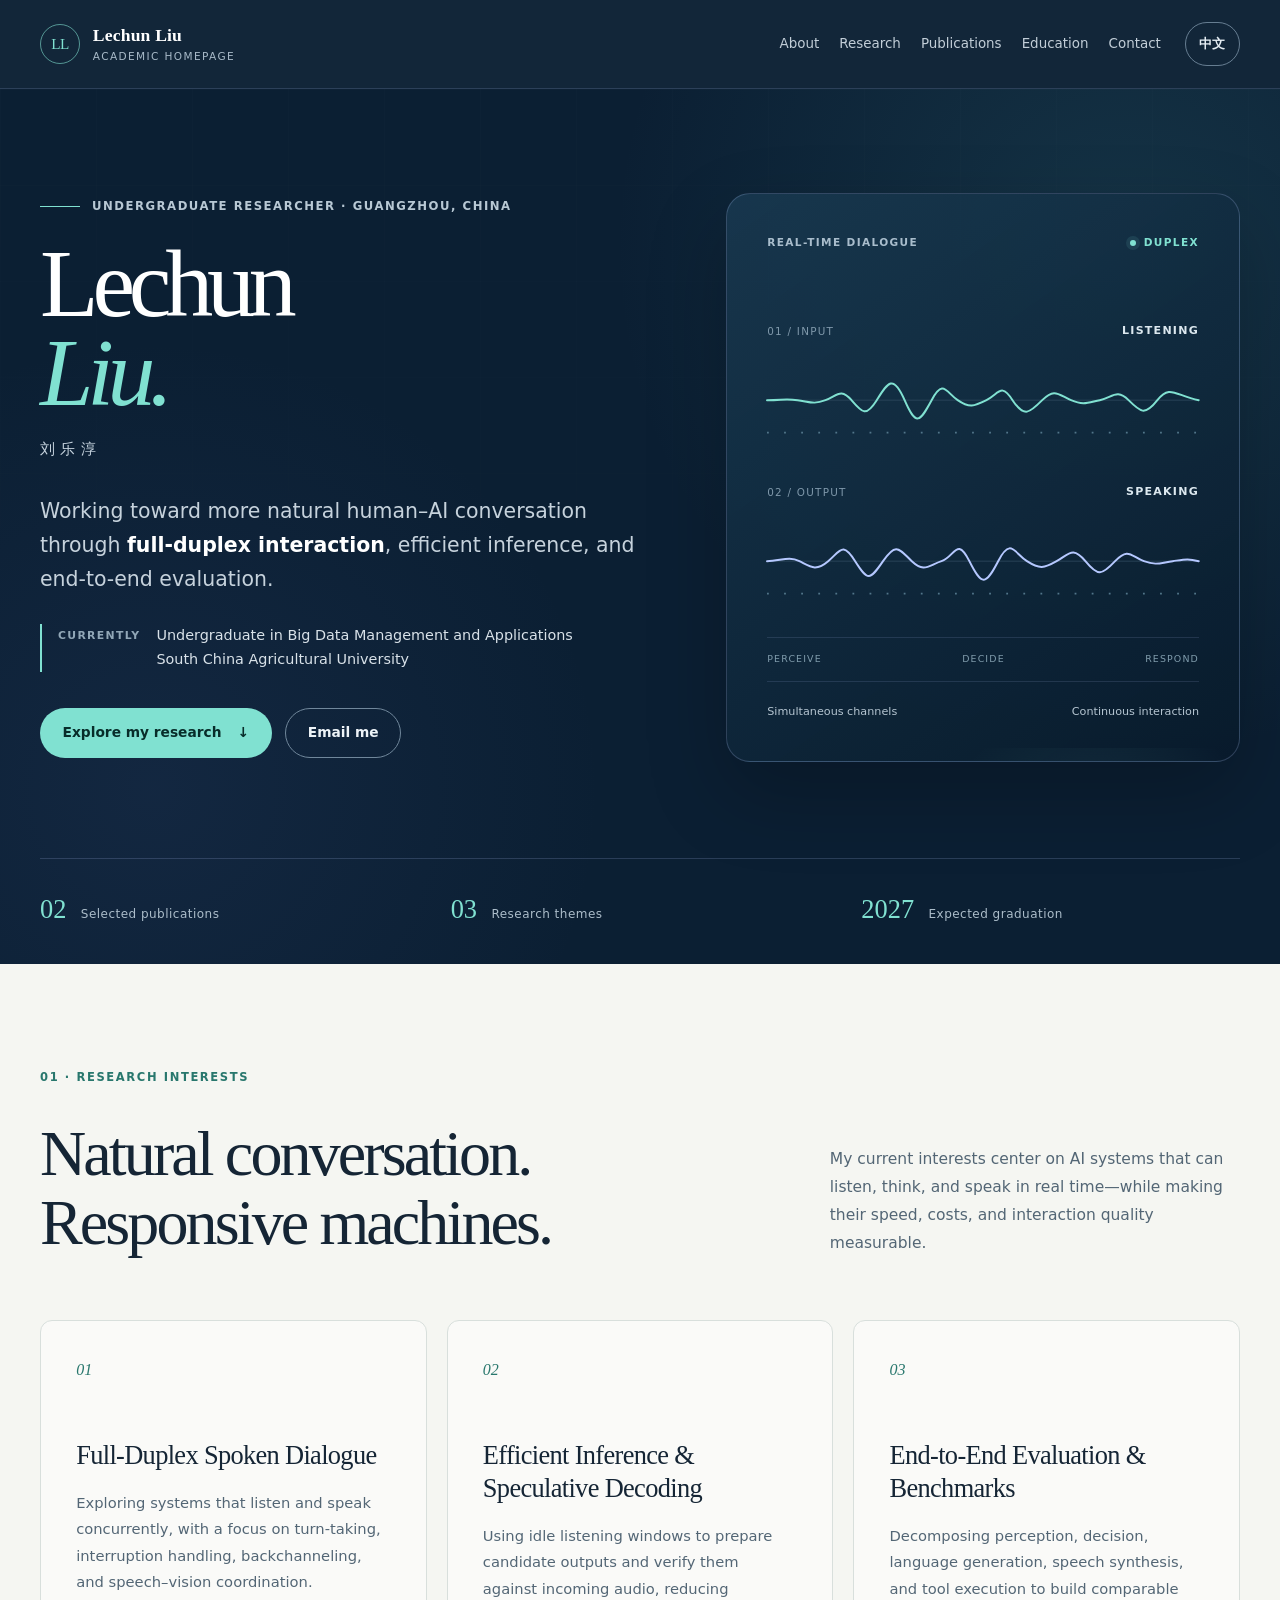
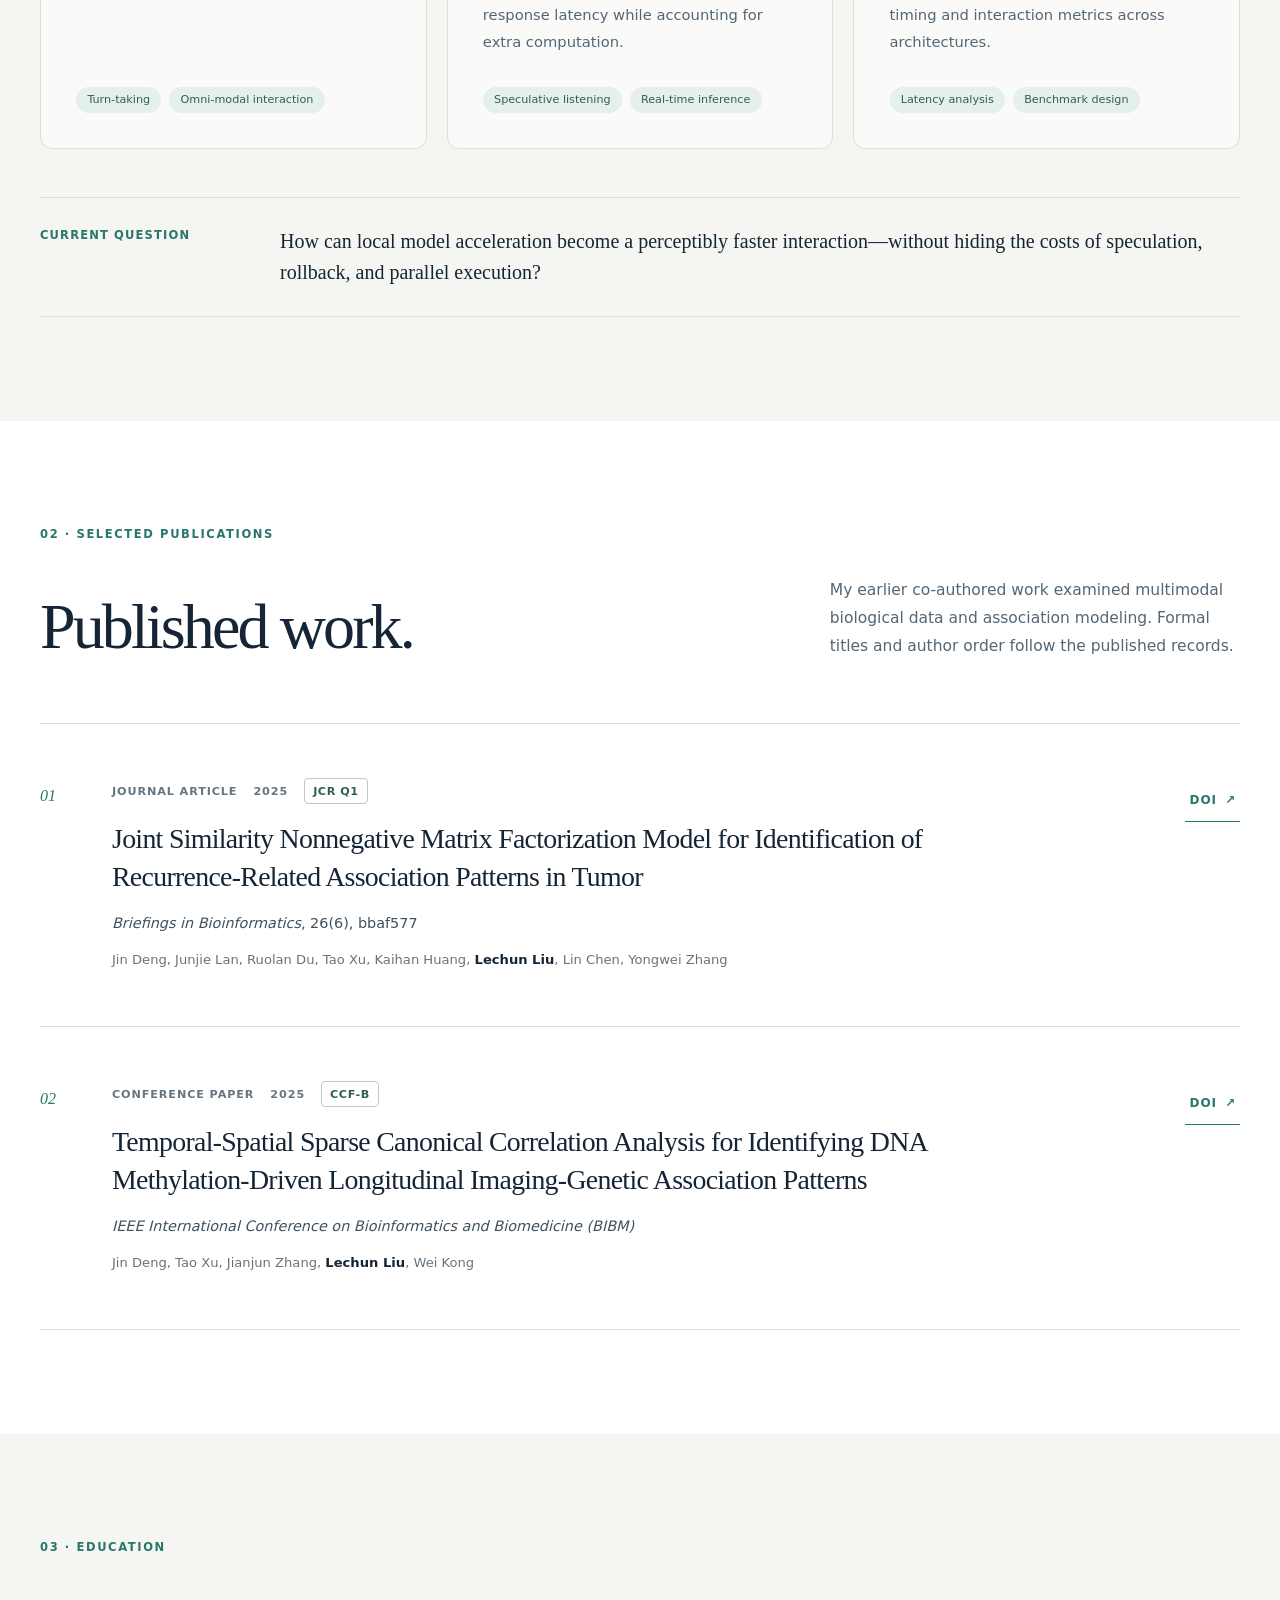
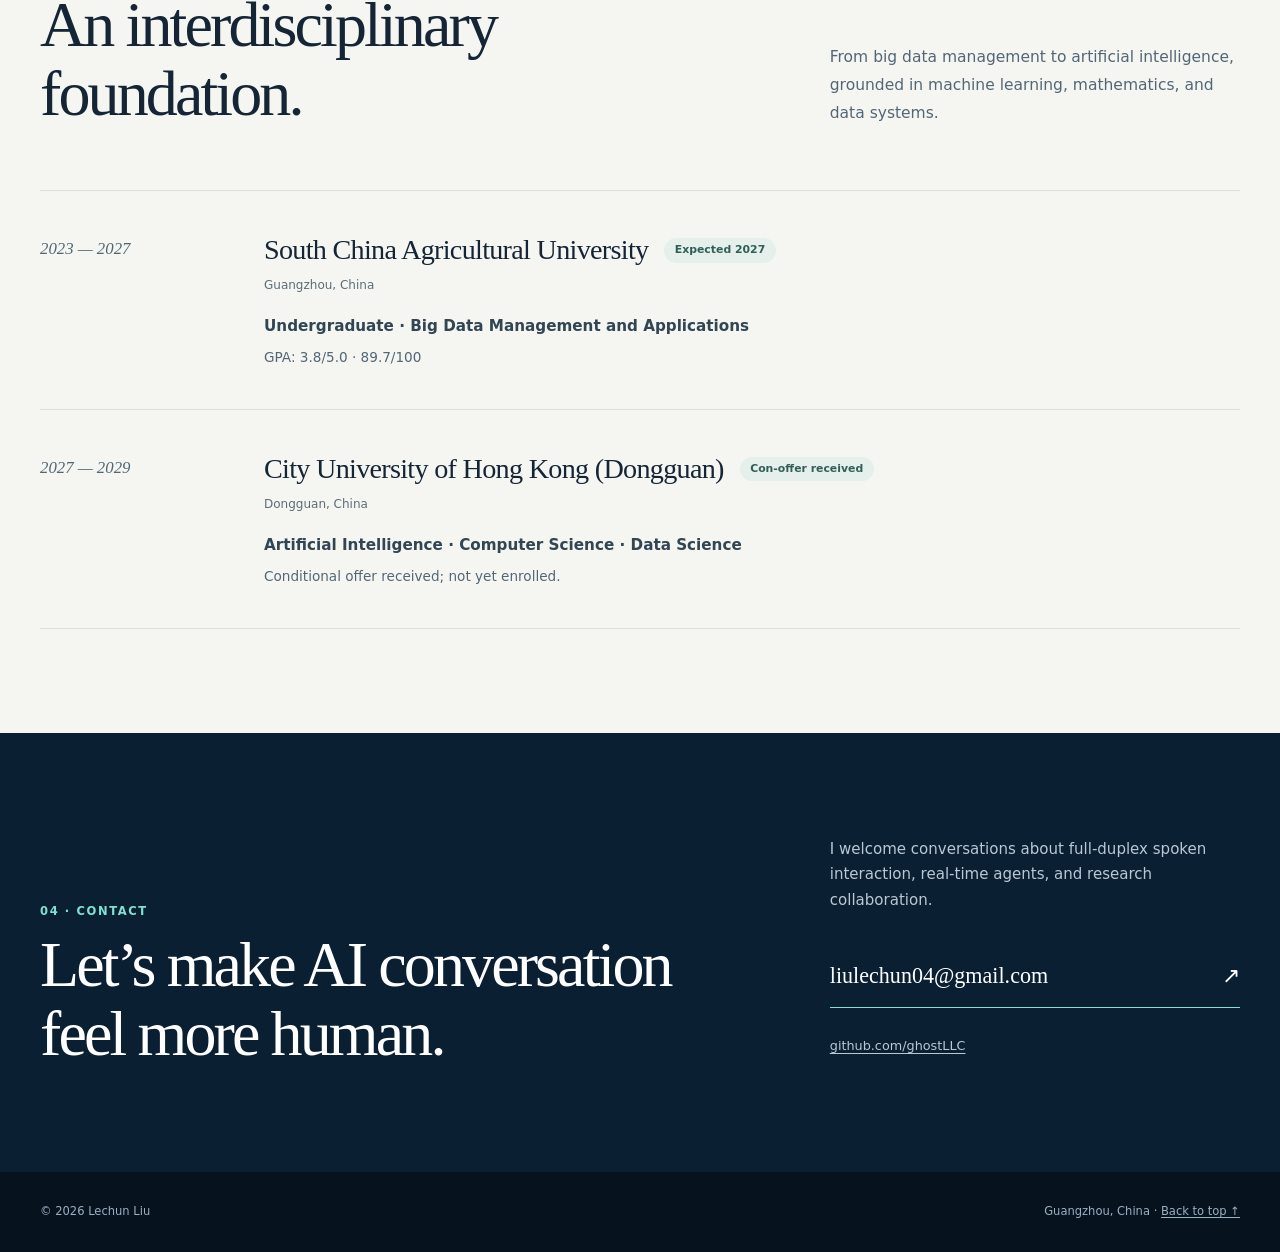
<file: index.html>
<!doctype html>
<html lang="en">
<head>
  <meta charset="utf-8">
  <meta name="viewport" content="width=device-width, initial-scale=1">
  <title>Lechun Liu — Full-Duplex Interaction & Efficient AI</title>
  <meta name="description" content="Academic homepage of Lechun Liu, an undergraduate researcher at South China Agricultural University interested in full-duplex spoken dialogue, efficient inference, and end-to-end evaluation.">
  <meta name="author" content="Lechun Liu">
  <meta name="theme-color" content="#0b1f33">
  <meta property="og:type" content="profile">
  <meta property="og:title" content="Lechun Liu — Academic Homepage">
  <meta property="og:description" content="Full-duplex interaction, efficient inference, and end-to-end evaluation for more natural human–AI conversation.">
  <meta property="og:url" content="https://ghostllc.github.io/">
  <link rel="canonical" href="https://ghostllc.github.io/">
  <link rel="alternate" hreflang="en" href="https://ghostllc.github.io/">
  <link rel="alternate" hreflang="zh-CN" href="https://ghostllc.github.io/zh.html">
  <link rel="alternate" hreflang="x-default" href="https://ghostllc.github.io/">
  <link rel="icon" href="./assets/favicon.svg" type="image/svg+xml">
  <link rel="stylesheet" href="./styles.css">
  <script src="./script.js" defer></script>
</head>
<body>
  <a class="skip-link" href="#main-content">Skip to content</a>
  <header class="site-header">
    <div class="container header-inner">
      <a class="brand" href="#about">
        <span class="brand-mark" aria-hidden="true">LL</span>
        <span class="brand-copy"><strong>Lechun Liu</strong><small>Academic homepage</small></span>
      </a>
      <nav aria-label="Primary navigation">
        <ul class="nav-list">
          <li><a href="#about">About</a></li>
          <li><a href="#research">Research</a></li>
          <li><a href="#publications">Publications</a></li>
          <li><a href="#education">Education</a></li>
          <li><a href="#contact">Contact</a></li>
        </ul>
      </nav>
      <a class="language-link" href="./zh.html" data-language-link="./zh.html" hreflang="zh-CN" lang="zh-CN" aria-label="中文 / Chinese">中文</a>
    </div>
  </header>

  <main id="main-content">
    <section class="hero" id="about" aria-labelledby="hero-title">
      <div class="container hero-grid">
        <div class="hero-copy">
          <p class="eyebrow"><span class="eyebrow-line" aria-hidden="true"></span>Undergraduate researcher · Guangzhou, China</p>
          <h1 id="hero-title">Lechun <span>Liu.</span></h1>
          <p class="hero-name-zh" lang="zh-CN">刘乐淳</p>
          <p class="hero-lede">Working toward more natural human–AI conversation through <strong>full-duplex interaction</strong>, efficient inference, and end-to-end evaluation.</p>
          <div class="affiliation">
            <span>Currently</span>
            <p>Undergraduate in Big Data Management and Applications<br>South China Agricultural University</p>
          </div>
          <div class="hero-actions">
            <a class="button button-primary" href="#research">Explore my research <span aria-hidden="true">↓</span></a>
            <a class="button button-secondary" href="mailto:liulechun04@gmail.com">Email me</a>
          </div>
        </div>

        <div class="hero-panel" aria-hidden="true">
          <div class="panel-topline">
            <span>REAL-TIME DIALOGUE</span>
            <span class="live-indicator"><i></i>DUPLEX</span>
          </div>
          <div class="duplex-lanes">
            <div class="lane">
              <div class="lane-label"><span>01 / INPUT</span><strong>LISTENING</strong></div>
              <svg viewBox="0 0 480 96" focusable="false">
                <path class="wave-base" d="M0 48H480"></path>
                <path class="waveform" d="M0 48C18 48 20 46 34 48S52 53 65 48 82 34 94 48 110 67 122 48 140 18 153 48 170 72 183 48 199 39 212 48 230 55 244 48 260 28 273 48 292 62 306 48 324 42 338 48 356 51 370 48 389 35 402 48 420 66 434 48 454 43 480 48"></path>
                <path class="wave-flow" d="M0 84H480"></path>
              </svg>
            </div>
            <div class="lane lane-speaking">
              <div class="lane-label"><span>02 / OUTPUT</span><strong>SPEAKING</strong></div>
              <svg viewBox="0 0 480 96" focusable="false">
                <path class="wave-base" d="M0 48H480"></path>
                <path class="waveform" d="M0 48C15 48 24 42 36 48S54 60 68 48 84 26 98 48 114 70 129 48 147 35 161 48 179 53 194 48 211 20 225 48 243 75 257 48 275 39 289 48 308 56 322 48 340 31 354 48 372 64 387 48 405 43 419 48 437 50 451 48 468 45 480 48"></path>
                <path class="wave-flow" d="M0 84H480"></path>
              </svg>
            </div>
          </div>
          <div class="signal-scale"><span>PERCEIVE</span><span>DECIDE</span><span>RESPOND</span></div>
          <div class="panel-caption"><span>Simultaneous channels</span><span>Continuous interaction</span></div>
        </div>
      </div>

      <div class="container">
        <ul class="hero-facts" role="list">
          <li><strong>02</strong><span>Selected publications</span></li>
          <li><strong>03</strong><span>Research themes</span></li>
          <li><strong>2027</strong><span>Expected graduation</span></li>
        </ul>
      </div>
    </section>

    <section class="section section-research" id="research" aria-labelledby="research-title">
      <div class="container">
        <div class="section-heading">
          <p class="section-kicker">01 · Research interests</p>
          <h2 id="research-title">Natural conversation.<br>Responsive machines.</h2>
          <p>My current interests center on AI systems that can listen, think, and speak in real time—while making their speed, costs, and interaction quality measurable.</p>
        </div>

        <ul class="research-grid" role="list">
          <li class="research-card">
            <span class="card-number">01</span>
            <h3>Full-Duplex Spoken Dialogue</h3>
            <p>Exploring systems that listen and speak concurrently, with a focus on turn-taking, interruption handling, backchanneling, and speech–vision coordination.</p>
            <ul class="tag-list" role="list"><li>Turn-taking</li><li>Omni-modal interaction</li></ul>
          </li>
          <li class="research-card">
            <span class="card-number">02</span>
            <h3>Efficient Inference & Speculative Decoding</h3>
            <p>Using idle listening windows to prepare candidate outputs and verify them against incoming audio, reducing response latency while accounting for extra computation.</p>
            <ul class="tag-list" role="list"><li>Speculative listening</li><li>Real-time inference</li></ul>
          </li>
          <li class="research-card">
            <span class="card-number">03</span>
            <h3>End-to-End Evaluation & Benchmarks</h3>
            <p>Decomposing perception, decision, language generation, speech synthesis, and tool execution to build comparable timing and interaction metrics across architectures.</p>
            <ul class="tag-list" role="list"><li>Latency analysis</li><li>Benchmark design</li></ul>
          </li>
        </ul>

        <div class="research-note">
          <span>Current question</span>
          <p>How can local model acceleration become a perceptibly faster interaction—without hiding the costs of speculation, rollback, and parallel execution?</p>
        </div>
      </div>
    </section>

    <section class="section section-publications" id="publications" aria-labelledby="publications-title">
      <div class="container">
        <div class="section-heading">
          <p class="section-kicker">02 · Selected publications</p>
          <h2 id="publications-title">Published work.</h2>
          <p>My earlier co-authored work examined multimodal biological data and association modeling. Formal titles and author order follow the published records.</p>
        </div>

        <ol class="publication-list" role="list">
          <li class="publication-item">
            <span class="publication-index" aria-hidden="true">01</span>
            <div class="publication-content">
              <div class="publication-meta"><span>Journal article</span><span>2025</span><span class="badge">JCR Q1</span></div>
              <h3>Joint Similarity Nonnegative Matrix Factorization Model for Identification of Recurrence-Related Association Patterns in Tumor</h3>
              <p class="venue"><cite>Briefings in Bioinformatics</cite>, 26(6), bbaf577</p>
              <p class="authors">Jin Deng, Junjie Lan, Ruolan Du, Tao Xu, Kaihan Huang, <strong>Lechun Liu</strong>, Lin Chen, Yongwei Zhang</p>
            </div>
            <a class="doi-link" href="https://doi.org/10.1093/bib/bbaf577" aria-label="DOI for Joint Similarity Nonnegative Matrix Factorization Model">DOI <span aria-hidden="true">↗</span></a>
          </li>
          <li class="publication-item">
            <span class="publication-index" aria-hidden="true">02</span>
            <div class="publication-content">
              <div class="publication-meta"><span>Conference paper</span><span>2025</span><span class="badge">CCF-B</span></div>
              <h3>Temporal-Spatial Sparse Canonical Correlation Analysis for Identifying DNA Methylation-Driven Longitudinal Imaging-Genetic Association Patterns</h3>
              <p class="venue"><cite>IEEE International Conference on Bioinformatics and Biomedicine (BIBM)</cite></p>
              <p class="authors">Jin Deng, Tao Xu, Jianjun Zhang, <strong>Lechun Liu</strong>, Wei Kong</p>
            </div>
            <a class="doi-link" href="https://doi.org/10.1109/BIBM66473.2025.11356862" aria-label="DOI for Temporal-Spatial Sparse Canonical Correlation Analysis">DOI <span aria-hidden="true">↗</span></a>
          </li>
        </ol>
      </div>
    </section>

    <section class="section section-education" id="education" aria-labelledby="education-title">
      <div class="container">
        <div class="section-heading">
          <p class="section-kicker">03 · Education</p>
          <h2 id="education-title">An interdisciplinary foundation.</h2>
          <p>From big data management to artificial intelligence, grounded in machine learning, mathematics, and data systems.</p>
        </div>

        <ol class="education-list" role="list">
          <li class="education-item">
            <div class="education-date">2023 — 2027</div>
            <div>
              <div class="education-title-row"><h3>South China Agricultural University</h3><span class="status-badge">Expected 2027</span></div>
              <p class="education-location">Guangzhou, China</p>
              <p class="education-degree">Undergraduate · Big Data Management and Applications</p>
              <p class="education-detail">GPA: 3.8/5.0 · 89.7/100</p>
            </div>
          </li>
          <li class="education-item">
            <div class="education-date">2027 — 2029</div>
            <div>
              <div class="education-title-row"><h3>City University of Hong Kong (Dongguan)</h3><span class="status-badge">Con-offer received</span></div>
              <p class="education-location">Dongguan, China</p>
              <p class="education-degree">Artificial Intelligence · Computer Science · Data Science</p>
              <p class="education-detail">Conditional offer received; not yet enrolled.</p>
            </div>
          </li>
        </ol>
      </div>
    </section>

    <section class="contact-section" id="contact" aria-labelledby="contact-title">
      <div class="container contact-inner">
        <div>
          <p class="section-kicker">04 · Contact</p>
          <h2 id="contact-title">Let’s make AI conversation feel more human.</h2>
        </div>
        <div class="contact-copy">
          <p>I welcome conversations about full-duplex spoken interaction, real-time agents, and research collaboration.</p>
          <a class="contact-email" href="mailto:liulechun04@gmail.com">liulechun04@gmail.com <span aria-hidden="true">↗</span></a>
          <a class="github-link" href="https://github.com/ghostLLC">github.com/ghostLLC</a>
        </div>
      </div>
    </section>
  </main>

  <footer class="site-footer">
    <div class="container footer-inner">
      <span>© 2026 Lechun Liu</span>
      <span>Guangzhou, China · <a href="#about">Back to top ↑</a></span>
    </div>
  </footer>
</body>
</html>
</file>
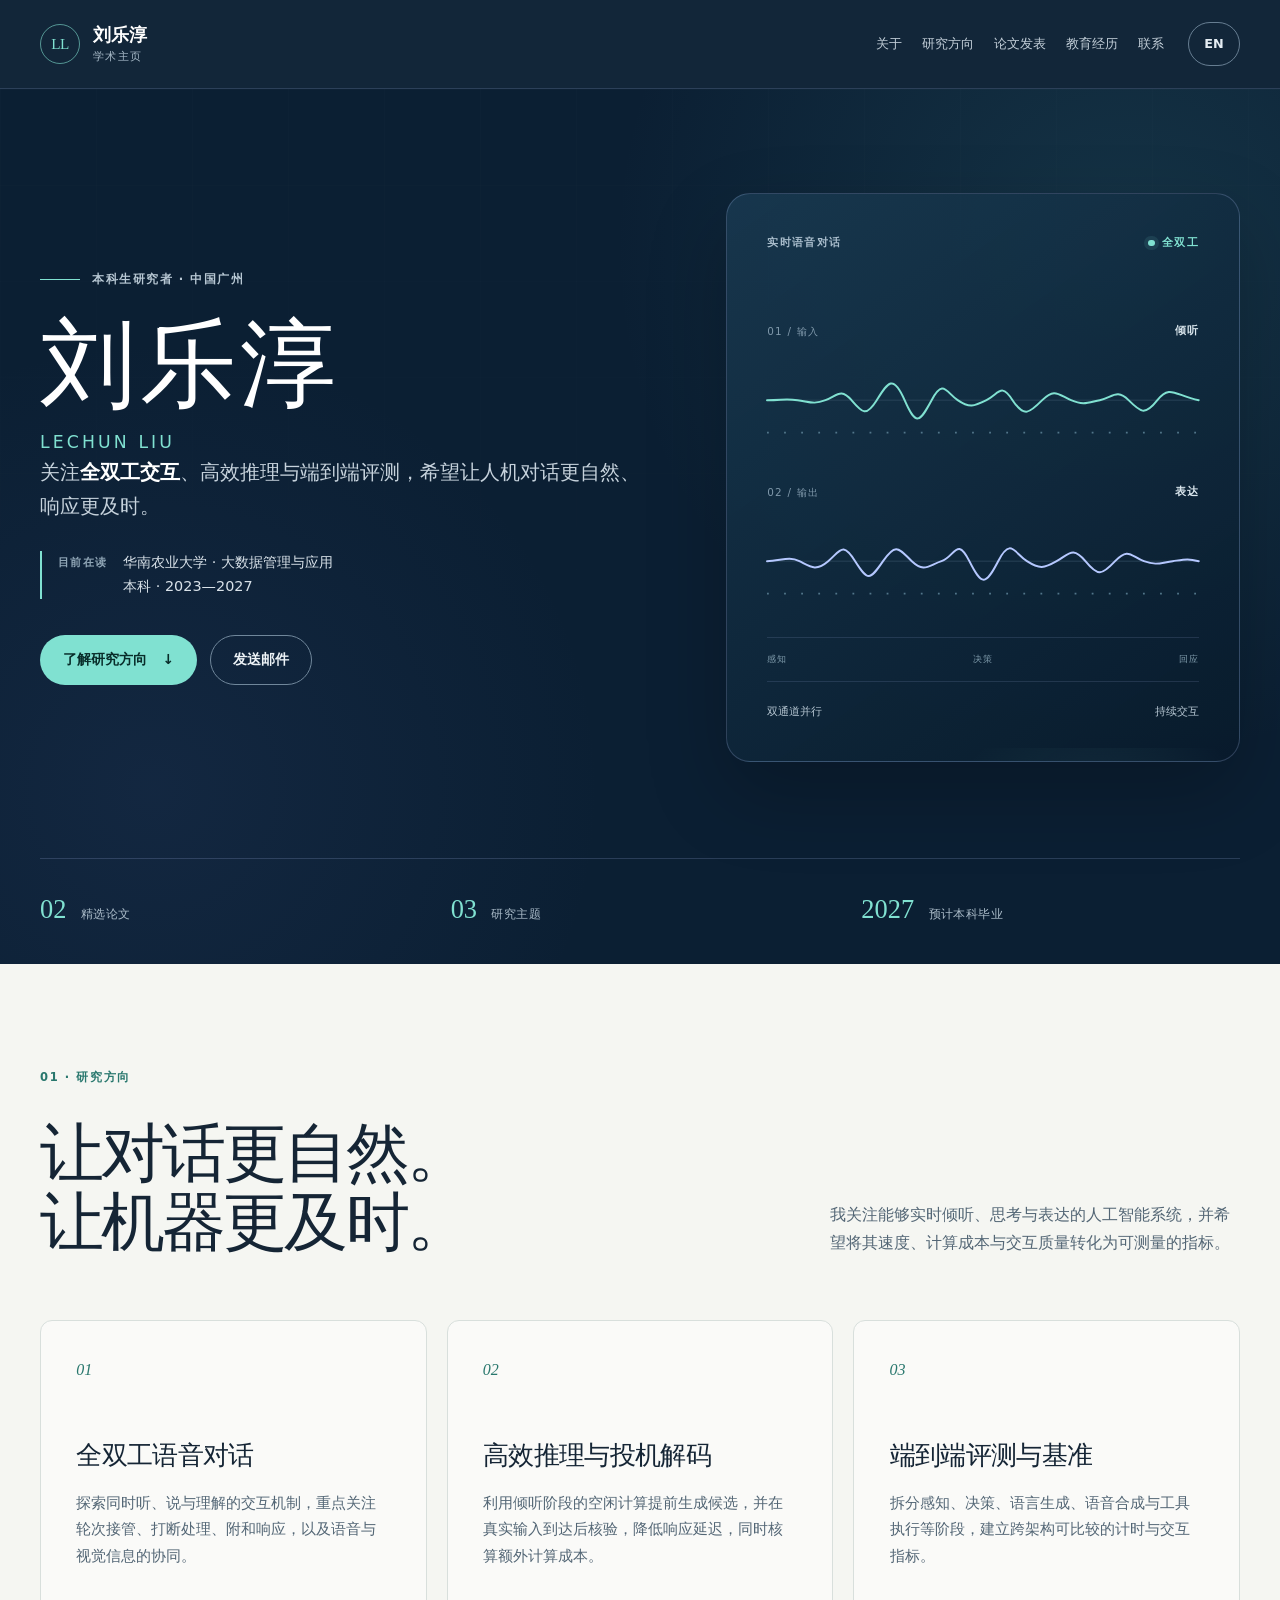
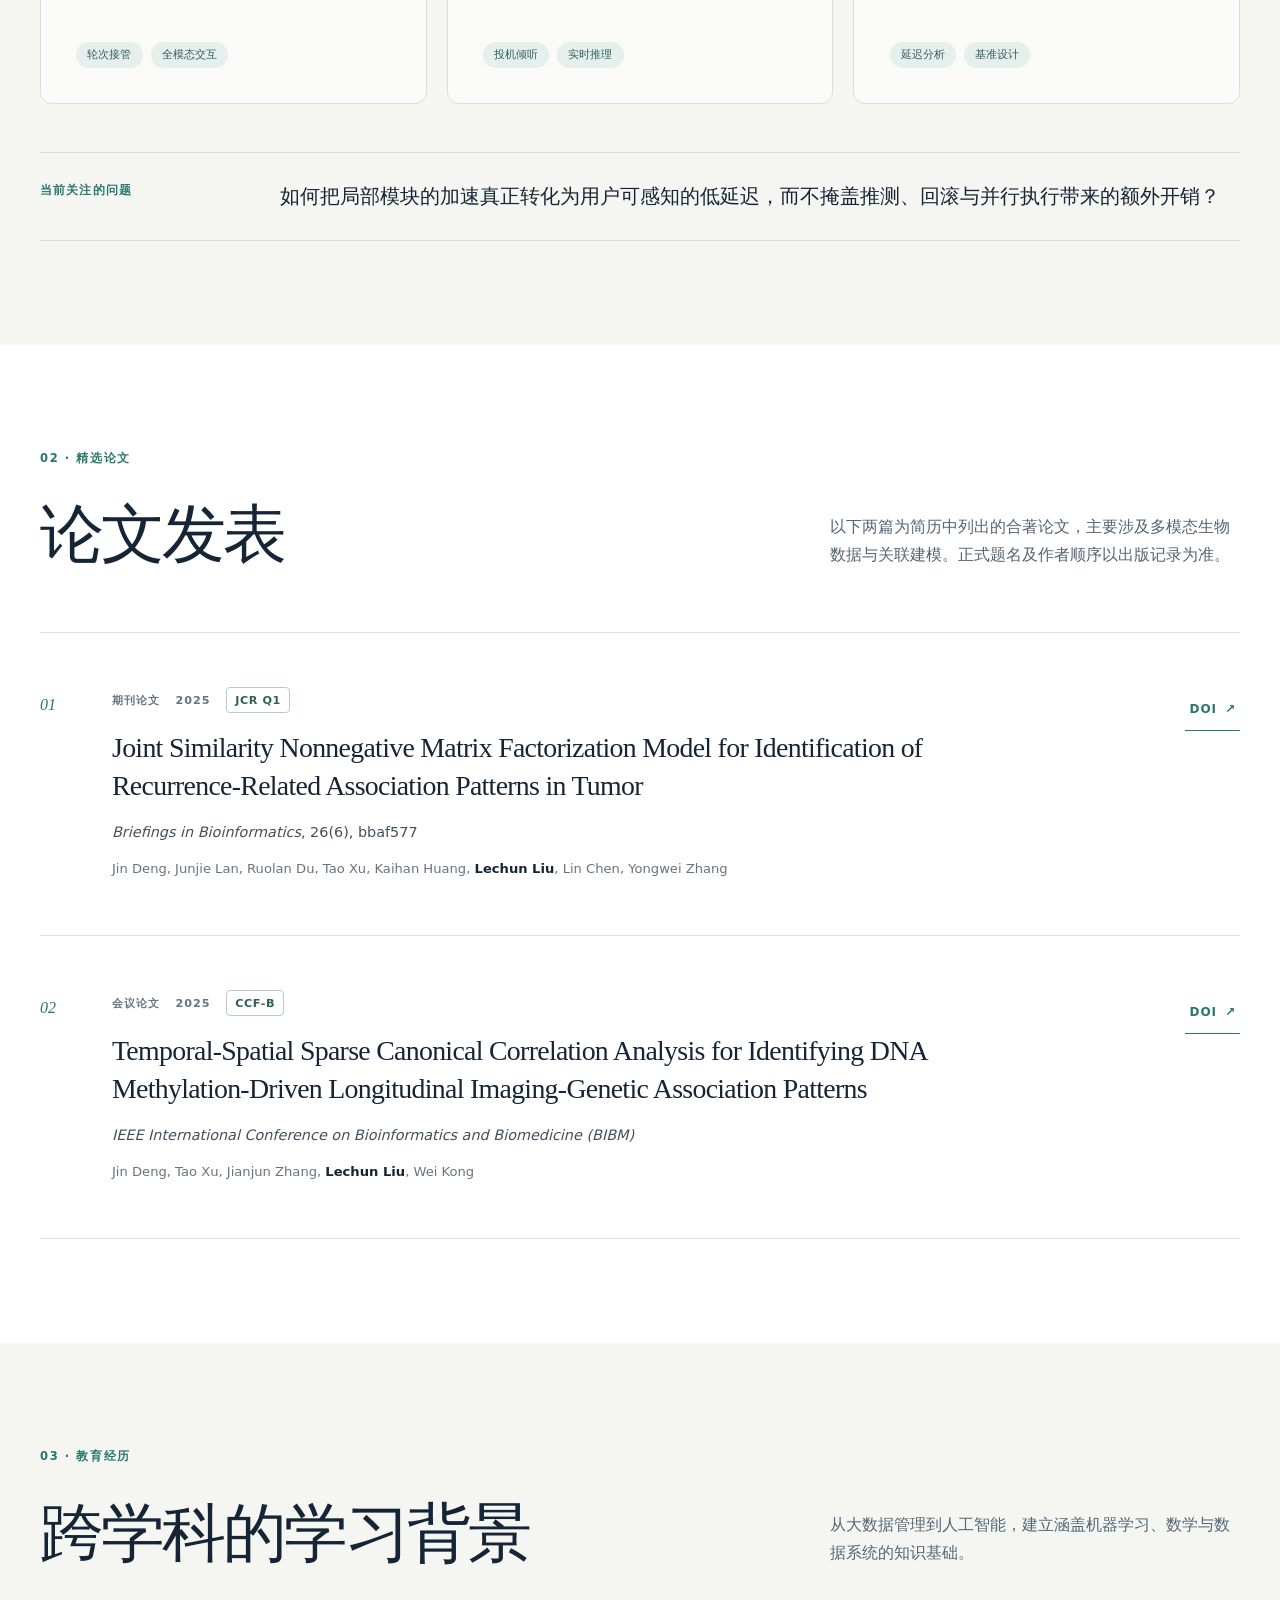
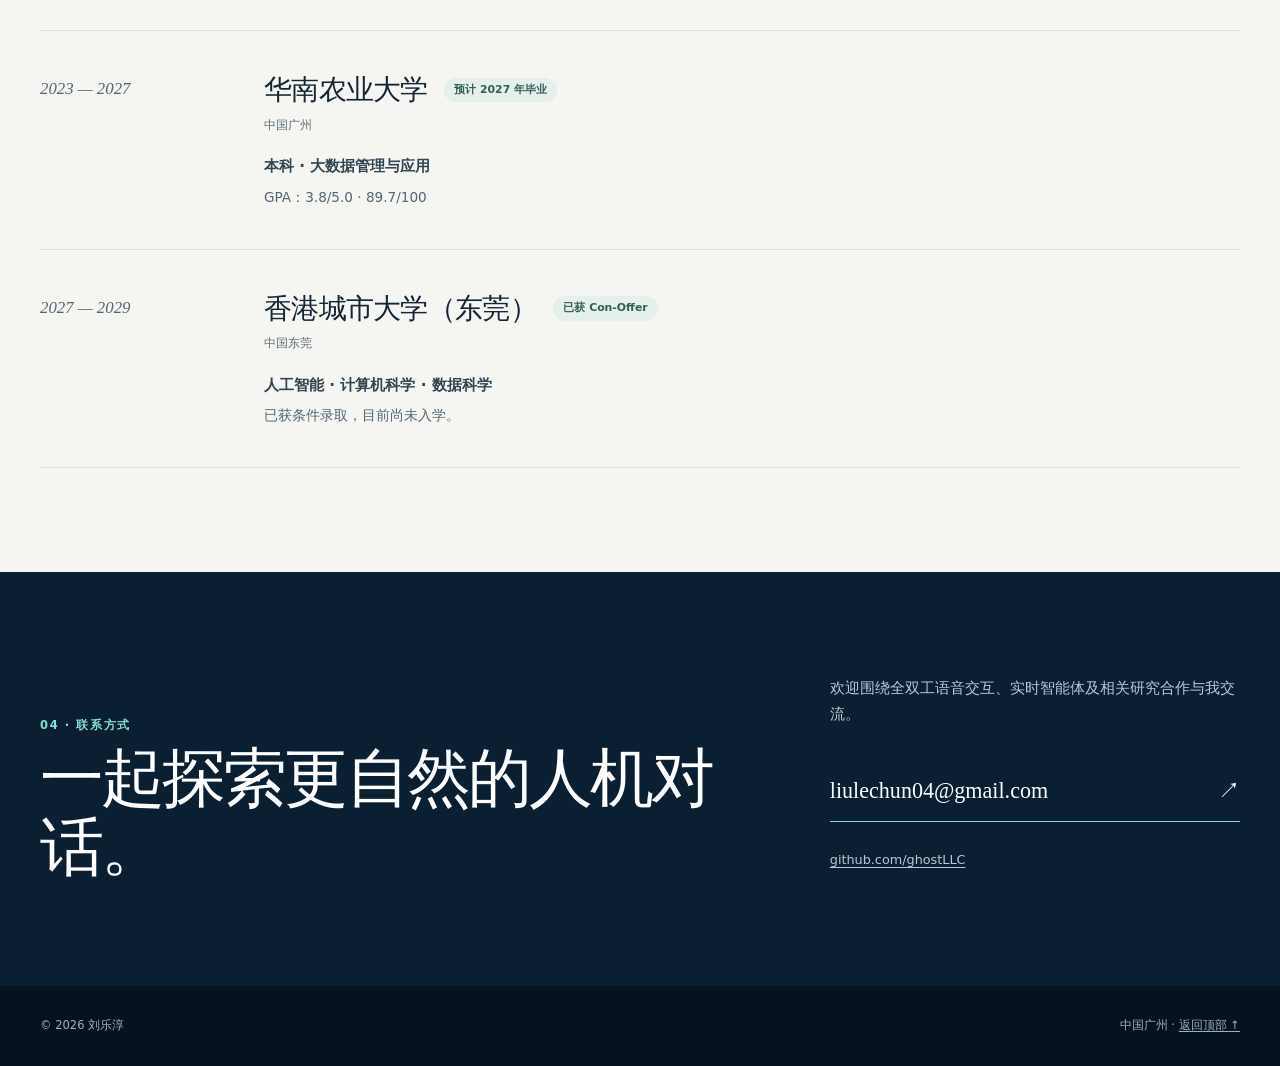
<file: zh.html>
<!doctype html>
<html lang="zh-CN">
<head>
  <meta charset="utf-8">
  <meta name="viewport" content="width=device-width, initial-scale=1">
  <title>刘乐淳 — 全双工交互与高效人工智能</title>
  <meta name="description" content="刘乐淳的学术主页。华南农业大学本科生研究者，关注全双工语音对话、高效推理与端到端评测。">
  <meta name="author" content="刘乐淳 / Lechun Liu">
  <meta name="theme-color" content="#0b1f33">
  <meta property="og:type" content="profile">
  <meta property="og:title" content="刘乐淳 — 学术主页">
  <meta property="og:description" content="关注全双工交互、高效推理与端到端评测，探索更自然、响应更及时的人机对话。">
  <meta property="og:url" content="https://ghostllc.github.io/zh.html">
  <link rel="canonical" href="https://ghostllc.github.io/zh.html">
  <link rel="alternate" hreflang="en" href="https://ghostllc.github.io/">
  <link rel="alternate" hreflang="zh-CN" href="https://ghostllc.github.io/zh.html">
  <link rel="alternate" hreflang="x-default" href="https://ghostllc.github.io/">
  <link rel="icon" href="./assets/favicon.svg" type="image/svg+xml">
  <link rel="stylesheet" href="./styles.css">
  <script src="./script.js" defer></script>
</head>
<body>
  <a class="skip-link" href="#main-content">跳至主要内容</a>
  <header class="site-header">
    <div class="container header-inner">
      <a class="brand" href="#about">
        <span class="brand-mark" aria-hidden="true">LL</span>
        <span class="brand-copy"><strong>刘乐淳</strong><small>学术主页</small></span>
      </a>
      <nav aria-label="主导航">
        <ul class="nav-list">
          <li><a href="#about">关于</a></li>
          <li><a href="#research">研究方向</a></li>
          <li><a href="#publications">论文发表</a></li>
          <li><a href="#education">教育经历</a></li>
          <li><a href="#contact">联系</a></li>
        </ul>
      </nav>
      <a class="language-link" href="./index.html" data-language-link="./index.html" hreflang="en" lang="en" aria-label="EN / English">EN</a>
    </div>
  </header>

  <main id="main-content">
    <section class="hero" id="about" aria-labelledby="hero-title">
      <div class="container hero-grid">
        <div class="hero-copy">
          <p class="eyebrow"><span class="eyebrow-line" aria-hidden="true"></span>本科生研究者 · 中国广州</p>
          <h1 id="hero-title" class="hero-title-zh">刘乐淳<span class="hero-name-en">Lechun Liu</span></h1>
          <p class="hero-lede">关注<strong>全双工交互</strong>、高效推理与端到端评测，希望让人机对话更自然、响应更及时。</p>
          <div class="affiliation">
            <span>目前在读</span>
            <p>华南农业大学 · 大数据管理与应用<br>本科 · 2023—2027</p>
          </div>
          <div class="hero-actions">
            <a class="button button-primary" href="#research">了解研究方向 <span aria-hidden="true">↓</span></a>
            <a class="button button-secondary" href="mailto:liulechun04@gmail.com">发送邮件</a>
          </div>
        </div>

        <div class="hero-panel" aria-hidden="true">
          <div class="panel-topline">
            <span>实时语音对话</span>
            <span class="live-indicator"><i></i>全双工</span>
          </div>
          <div class="duplex-lanes">
            <div class="lane">
              <div class="lane-label"><span>01 / 输入</span><strong>倾听</strong></div>
              <svg viewBox="0 0 480 96" focusable="false">
                <path class="wave-base" d="M0 48H480"></path>
                <path class="waveform" d="M0 48C18 48 20 46 34 48S52 53 65 48 82 34 94 48 110 67 122 48 140 18 153 48 170 72 183 48 199 39 212 48 230 55 244 48 260 28 273 48 292 62 306 48 324 42 338 48 356 51 370 48 389 35 402 48 420 66 434 48 454 43 480 48"></path>
                <path class="wave-flow" d="M0 84H480"></path>
              </svg>
            </div>
            <div class="lane lane-speaking">
              <div class="lane-label"><span>02 / 输出</span><strong>表达</strong></div>
              <svg viewBox="0 0 480 96" focusable="false">
                <path class="wave-base" d="M0 48H480"></path>
                <path class="waveform" d="M0 48C15 48 24 42 36 48S54 60 68 48 84 26 98 48 114 70 129 48 147 35 161 48 179 53 194 48 211 20 225 48 243 75 257 48 275 39 289 48 308 56 322 48 340 31 354 48 372 64 387 48 405 43 419 48 437 50 451 48 468 45 480 48"></path>
                <path class="wave-flow" d="M0 84H480"></path>
              </svg>
            </div>
          </div>
          <div class="signal-scale"><span>感知</span><span>决策</span><span>回应</span></div>
          <div class="panel-caption"><span>双通道并行</span><span>持续交互</span></div>
        </div>
      </div>

      <div class="container">
        <ul class="hero-facts" role="list">
          <li><strong>02</strong><span>精选论文</span></li>
          <li><strong>03</strong><span>研究主题</span></li>
          <li><strong>2027</strong><span>预计本科毕业</span></li>
        </ul>
      </div>
    </section>

    <section class="section section-research" id="research" aria-labelledby="research-title">
      <div class="container">
        <div class="section-heading">
          <p class="section-kicker">01 · 研究方向</p>
          <h2 id="research-title">让对话更自然。<br>让机器更及时。</h2>
          <p>我关注能够实时倾听、思考与表达的人工智能系统，并希望将其速度、计算成本与交互质量转化为可测量的指标。</p>
        </div>

        <ul class="research-grid" role="list">
          <li class="research-card">
            <span class="card-number">01</span>
            <h3>全双工语音对话</h3>
            <p>探索同时听、说与理解的交互机制，重点关注轮次接管、打断处理、附和响应，以及语音与视觉信息的协同。</p>
            <ul class="tag-list" role="list"><li>轮次接管</li><li>全模态交互</li></ul>
          </li>
          <li class="research-card">
            <span class="card-number">02</span>
            <h3>高效推理与投机解码</h3>
            <p>利用倾听阶段的空闲计算提前生成候选，并在真实输入到达后核验，降低响应延迟，同时核算额外计算成本。</p>
            <ul class="tag-list" role="list"><li>投机倾听</li><li>实时推理</li></ul>
          </li>
          <li class="research-card">
            <span class="card-number">03</span>
            <h3>端到端评测与基准</h3>
            <p>拆分感知、决策、语言生成、语音合成与工具执行等阶段，建立跨架构可比较的计时与交互指标。</p>
            <ul class="tag-list" role="list"><li>延迟分析</li><li>基准设计</li></ul>
          </li>
        </ul>

        <div class="research-note">
          <span>当前关注的问题</span>
          <p>如何把局部模块的加速真正转化为用户可感知的低延迟，而不掩盖推测、回滚与并行执行带来的额外开销？</p>
        </div>
      </div>
    </section>

    <section class="section section-publications" id="publications" aria-labelledby="publications-title">
      <div class="container">
        <div class="section-heading">
          <p class="section-kicker">02 · 精选论文</p>
          <h2 id="publications-title">论文发表</h2>
          <p>以下两篇为简历中列出的合著论文，主要涉及多模态生物数据与关联建模。正式题名及作者顺序以出版记录为准。</p>
        </div>

        <ol class="publication-list" role="list">
          <li class="publication-item">
            <span class="publication-index" aria-hidden="true">01</span>
            <div class="publication-content">
              <div class="publication-meta"><span>期刊论文</span><span>2025</span><span class="badge">JCR Q1</span></div>
              <h3 lang="en">Joint Similarity Nonnegative Matrix Factorization Model for Identification of Recurrence-Related Association Patterns in Tumor</h3>
              <p class="venue"><cite>Briefings in Bioinformatics</cite>, 26(6), bbaf577</p>
              <p class="authors" lang="en">Jin Deng, Junjie Lan, Ruolan Du, Tao Xu, Kaihan Huang, <strong>Lechun Liu</strong>, Lin Chen, Yongwei Zhang</p>
            </div>
            <a class="doi-link" href="https://doi.org/10.1093/bib/bbaf577" aria-label="第一篇论文的 DOI">DOI <span aria-hidden="true">↗</span></a>
          </li>
          <li class="publication-item">
            <span class="publication-index" aria-hidden="true">02</span>
            <div class="publication-content">
              <div class="publication-meta"><span>会议论文</span><span>2025</span><span class="badge">CCF-B</span></div>
              <h3 lang="en">Temporal-Spatial Sparse Canonical Correlation Analysis for Identifying DNA Methylation-Driven Longitudinal Imaging-Genetic Association Patterns</h3>
              <p class="venue"><cite>IEEE International Conference on Bioinformatics and Biomedicine (BIBM)</cite></p>
              <p class="authors" lang="en">Jin Deng, Tao Xu, Jianjun Zhang, <strong>Lechun Liu</strong>, Wei Kong</p>
            </div>
            <a class="doi-link" href="https://doi.org/10.1109/BIBM66473.2025.11356862" aria-label="第二篇论文的 DOI">DOI <span aria-hidden="true">↗</span></a>
          </li>
        </ol>
      </div>
    </section>

    <section class="section section-education" id="education" aria-labelledby="education-title">
      <div class="container">
        <div class="section-heading">
          <p class="section-kicker">03 · 教育经历</p>
          <h2 id="education-title">跨学科的学习背景</h2>
          <p>从大数据管理到人工智能，建立涵盖机器学习、数学与数据系统的知识基础。</p>
        </div>

        <ol class="education-list" role="list">
          <li class="education-item">
            <div class="education-date">2023 — 2027</div>
            <div>
              <div class="education-title-row"><h3>华南农业大学</h3><span class="status-badge">预计 2027 年毕业</span></div>
              <p class="education-location">中国广州</p>
              <p class="education-degree">本科 · 大数据管理与应用</p>
              <p class="education-detail">GPA：3.8/5.0 · 89.7/100</p>
            </div>
          </li>
          <li class="education-item">
            <div class="education-date">2027 — 2029</div>
            <div>
              <div class="education-title-row"><h3>香港城市大学（东莞）</h3><span class="status-badge">已获 Con-Offer</span></div>
              <p class="education-location">中国东莞</p>
              <p class="education-degree">人工智能 · 计算机科学 · 数据科学</p>
              <p class="education-detail">已获条件录取，目前尚未入学。</p>
            </div>
          </li>
        </ol>
      </div>
    </section>

    <section class="contact-section" id="contact" aria-labelledby="contact-title">
      <div class="container contact-inner">
        <div>
          <p class="section-kicker">04 · 联系方式</p>
          <h2 id="contact-title">一起探索更自然的人机对话。</h2>
        </div>
        <div class="contact-copy">
          <p>欢迎围绕全双工语音交互、实时智能体及相关研究合作与我交流。</p>
          <a class="contact-email" href="mailto:liulechun04@gmail.com">liulechun04@gmail.com <span aria-hidden="true">↗</span></a>
          <a class="github-link" href="https://github.com/ghostLLC">github.com/ghostLLC</a>
        </div>
      </div>
    </section>
  </main>

  <footer class="site-footer">
    <div class="container footer-inner">
      <span>© 2026 刘乐淳</span>
      <span>中国广州 · <a href="#about">返回顶部 ↑</a></span>
    </div>
  </footer>
</body>
</html>
</file>
<file: styles.css>
@charset "UTF-8";

:root {
  color-scheme: light;
  --navy-950: #07121f;
  --navy-900: #0b1f33;
  --navy-800: #112d46;
  --ink: #152535;
  --muted: #536675;
  --paper: #f5f6f2;
  --white: #ffffff;
  --line: #d8dfdc;
  --teal: #28776d;
  --teal-bright: #80e1d1;
  --teal-soft: #e5efeb;
  --blue-soft: #b5c8ff;
  --font-display: "Iowan Old Style", "Palatino Linotype", "Book Antiqua", "Noto Serif SC", "Songti SC", Georgia, serif;
  --font-body: Inter, ui-sans-serif, system-ui, -apple-system, BlinkMacSystemFont, "Segoe UI", "PingFang SC", "Microsoft YaHei", sans-serif;
  --container: 75rem;
}

*,
*::before,
*::after {
  box-sizing: border-box;
}

html {
  scroll-behavior: smooth;
  scroll-padding-top: 7rem;
}

body {
  margin: 0;
  background: var(--paper);
  color: var(--ink);
  font-family: var(--font-body);
  font-size: 1rem;
  line-height: 1.7;
  text-rendering: optimizeLegibility;
  -webkit-font-smoothing: antialiased;
}

::selection {
  background: var(--teal-bright);
  color: var(--navy-950);
}

a {
  color: inherit;
  text-decoration-thickness: 0.08em;
  text-underline-offset: 0.2em;
}

a:focus-visible {
  outline: 3px solid #37b9a7;
  outline-offset: 5px;
  border-radius: 0.2rem;
}

p,
h1,
h2,
h3 {
  margin-block-start: 0;
}

p:last-child {
  margin-block-end: 0;
}

svg {
  display: block;
}

.container {
  width: min(calc(100% - 3rem), var(--container));
  margin-inline: auto;
}

.skip-link {
  position: fixed;
  inset-block-start: 0.75rem;
  inset-inline-start: 0.75rem;
  z-index: 100;
  padding: 0.75rem 1rem;
  background: var(--white);
  color: var(--navy-950);
  font-weight: 700;
  transform: translateY(-180%);
}

.skip-link:focus {
  transform: translateY(0);
}

.site-header {
  position: sticky;
  inset-block-start: 0;
  z-index: 20;
  background: rgba(11, 31, 51, 0.97);
  border-block-end: 1px solid rgba(181, 200, 255, 0.16);
  color: var(--white);
}

.header-inner {
  display: flex;
  align-items: center;
  gap: 1.5rem;
  min-block-size: 5.5rem;
}

.brand {
  display: inline-flex;
  align-items: center;
  gap: 0.8rem;
  margin-inline-end: auto;
  min-block-size: 2.75rem;
  text-decoration: none;
  flex-shrink: 0;
}

.brand-mark {
  display: grid;
  place-items: center;
  inline-size: 2.5rem;
  block-size: 2.5rem;
  border: 1px solid rgba(128, 225, 209, 0.6);
  border-radius: 50%;
  color: var(--teal-bright);
  font-family: var(--font-display);
  font-size: 0.95rem;
  letter-spacing: -0.04em;
}

.brand-copy {
  display: grid;
  line-height: 1.25;
}

.brand-copy strong {
  font-family: var(--font-display);
  font-size: 1.1rem;
  font-weight: 600;
  letter-spacing: 0.01em;
}

.brand-copy small {
  margin-block-start: 0.2rem;
  color: #a9bbc9;
  font-size: 0.66rem;
  letter-spacing: 0.13em;
  text-transform: uppercase;
}

.nav-list {
  display: flex;
  align-items: center;
  gap: 1.25rem;
  margin: 0;
  padding: 0;
  list-style: none;
}

.nav-list a {
  position: relative;
  display: inline-flex;
  align-items: center;
  min-block-size: 2.75rem;
  color: #c2ced8;
  font-size: 0.84rem;
  text-decoration: none;
  white-space: nowrap;
}

.nav-list a::after {
  content: "";
  position: absolute;
  inset-inline: 0;
  inset-block-end: 0.35rem;
  block-size: 1px;
  background: var(--teal-bright);
  transform: scaleX(0);
  transform-origin: left;
  transition: transform 180ms ease;
}

.nav-list a:hover {
  color: var(--white);
}

.nav-list a:hover::after {
  transform: scaleX(1);
}

.language-link {
  display: inline-flex;
  align-items: center;
  justify-content: center;
  min-inline-size: 3.25rem;
  min-block-size: 2.75rem;
  padding-inline: 0.85rem;
  border: 1px solid #667d91;
  border-radius: 999px;
  color: #e5edf3;
  font-size: 0.8rem;
  font-weight: 650;
  text-decoration: none;
  transition: background-color 180ms ease, border-color 180ms ease;
}

.language-link:hover {
  background: var(--navy-800);
  border-color: var(--teal-bright);
}

.hero {
  position: relative;
  overflow: hidden;
  padding-block: clamp(4.5rem, 2.5rem + 5vw, 7.5rem) 0;
  background:
    radial-gradient(circle at 88% 18%, rgba(59, 131, 143, 0.2), transparent 32rem),
    radial-gradient(circle at 12% 80%, rgba(67, 89, 147, 0.14), transparent 28rem),
    var(--navy-900);
  color: var(--white);
}

.hero::before {
  content: "";
  position: absolute;
  inset: 0;
  pointer-events: none;
  opacity: 0.13;
  background-image: linear-gradient(rgba(255, 255, 255, 0.08) 1px, transparent 1px), linear-gradient(90deg, rgba(255, 255, 255, 0.08) 1px, transparent 1px);
  background-size: 6rem 6rem;
  mask-image: linear-gradient(to bottom, black, transparent 80%);
}

.hero-grid {
  position: relative;
  display: grid;
  grid-template-columns: minmax(0, 1.08fr) minmax(20rem, 0.92fr);
  gap: clamp(3rem, 2rem + 4vw, 6rem);
  align-items: center;
}

.eyebrow {
  display: flex;
  align-items: center;
  gap: 0.75rem;
  margin-block-end: 1.5rem;
  color: #b8c8d4;
  font-size: 0.73rem;
  font-weight: 650;
  letter-spacing: 0.13em;
  text-transform: uppercase;
}

.eyebrow-line {
  inline-size: 2.5rem;
  block-size: 1px;
  background: var(--teal-bright);
}

.hero h1 {
  margin-block-end: 0.25rem;
  font-family: var(--font-display);
  font-size: clamp(4rem, 2rem + 5vw, 7.5rem);
  font-weight: 400;
  letter-spacing: -0.065em;
  line-height: 0.92;
}

.hero h1 > span:not(.hero-name-en) {
  display: block;
  color: var(--teal-bright);
  font-style: italic;
}

.hero-name-zh {
  margin-block: 1.25rem 2rem;
  color: #c5d2dd;
  font-size: 0.95rem;
  letter-spacing: 0.35em;
}

.hero-title-zh {
  letter-spacing: 0.04em !important;
  line-height: 1.08 !important;
}

.hero-title-zh .hero-name-en {
  display: block;
  margin-block-start: 1rem;
  color: var(--teal-bright);
  font-family: var(--font-body);
  font-size: 0.18em;
  font-style: normal;
  font-weight: 500;
  letter-spacing: 0.18em;
  text-transform: uppercase;
}

.hero-lede {
  max-inline-size: 39rem;
  margin-block-end: 1.75rem;
  color: #c6d2dc;
  font-size: clamp(1.08rem, 1rem + 0.35vw, 1.3rem);
  line-height: 1.65;
}

.hero-lede strong {
  color: var(--white);
  font-weight: 600;
}

.affiliation {
  display: flex;
  gap: 1rem;
  align-items: flex-start;
  padding-inline-start: 1rem;
  border-inline-start: 2px solid var(--teal-bright);
}

.affiliation > span {
  flex-shrink: 0;
  padding-block-start: 0.15rem;
  color: #91a7b7;
  font-size: 0.68rem;
  font-weight: 700;
  letter-spacing: 0.12em;
  text-transform: uppercase;
}

.affiliation p {
  margin: 0;
  color: #d9e2e9;
  font-size: 0.9rem;
  line-height: 1.65;
}

.hero-actions {
  display: flex;
  flex-wrap: wrap;
  gap: 0.85rem;
  margin-block-start: 2.25rem;
}

.button {
  display: inline-flex;
  align-items: center;
  justify-content: center;
  gap: 1rem;
  min-block-size: 3.15rem;
  padding: 0.75rem 1.35rem;
  border: 1px solid transparent;
  border-radius: 999px;
  font-size: 0.86rem;
  font-weight: 650;
  text-decoration: none;
  transition: transform 180ms ease, background-color 180ms ease, border-color 180ms ease;
}

.button-primary {
  background: var(--teal-bright);
  color: #082d2a;
}

.button-primary:hover {
  background: #a1ecdf;
  transform: translateY(-2px);
}

.button-secondary {
  border-color: #70879b;
  color: #edf3f7;
}

.button-secondary:hover {
  border-color: var(--teal-bright);
  background: rgba(128, 225, 209, 0.07);
  transform: translateY(-2px);
}

.hero-panel {
  position: relative;
  padding: clamp(1.5rem, 1rem + 2vw, 2.5rem);
  overflow: hidden;
  border: 1px solid rgba(181, 200, 255, 0.22);
  border-radius: 1.5rem;
  background: linear-gradient(145deg, rgba(25, 58, 81, 0.84), rgba(8, 26, 43, 0.88));
  box-shadow: 0 2rem 5rem rgba(0, 0, 0, 0.22);
}

.hero-panel::after {
  content: "";
  position: absolute;
  inset: auto -15% -40% 30%;
  block-size: 15rem;
  background: radial-gradient(circle, rgba(128, 225, 209, 0.12), transparent 68%);
  pointer-events: none;
}

.panel-topline,
.lane-label,
.signal-scale,
.panel-caption {
  display: flex;
  align-items: center;
  justify-content: space-between;
  gap: 1rem;
}

.panel-topline {
  color: #a9bdcc;
  font-size: 0.66rem;
  font-weight: 650;
  letter-spacing: 0.13em;
}

.live-indicator {
  display: inline-flex;
  align-items: center;
  gap: 0.45rem;
  color: var(--teal-bright);
}

.live-indicator i {
  inline-size: 0.42rem;
  block-size: 0.42rem;
  border-radius: 50%;
  background: var(--teal-bright);
  box-shadow: 0 0 0 0.25rem rgba(128, 225, 209, 0.1);
}

.duplex-lanes {
  display: grid;
  gap: 2.5rem;
  margin-block: clamp(3rem, 2rem + 3vw, 5rem) 2rem;
}

.lane-label {
  margin-block-end: 1rem;
  color: #7f98aa;
  font-size: 0.65rem;
  letter-spacing: 0.12em;
}

.lane-label strong {
  color: #dce8ef;
  font-size: 0.69rem;
  font-weight: 650;
}

.lane svg {
  inline-size: 100%;
  block-size: auto;
  overflow: visible;
}

.wave-base {
  fill: none;
  stroke: #2a455a;
  stroke-width: 1;
}

.waveform {
  fill: none;
  stroke: var(--teal-bright);
  stroke-width: 2.2;
  stroke-linecap: round;
  stroke-linejoin: round;
}

.lane-speaking .waveform {
  stroke: var(--blue-soft);
}

.wave-flow {
  fill: none;
  stroke: #52768a;
  stroke-width: 2;
  stroke-dasharray: 2 17;
  animation: signal-flow 4s linear infinite;
}

.lane-speaking .wave-flow {
  animation-direction: reverse;
}

.signal-scale {
  padding-block: 0.85rem;
  border-block: 1px solid rgba(181, 200, 255, 0.13);
  color: #819dad;
  font-size: 0.59rem;
  letter-spacing: 0.12em;
}

.panel-caption {
  margin-block-start: 1.25rem;
  color: #b5c5d1;
  font-size: 0.7rem;
}

.hero-facts {
  position: relative;
  display: grid;
  grid-template-columns: repeat(3, 1fr);
  gap: 2rem;
  margin: clamp(4rem, 2rem + 5vw, 7rem) 0 0;
  padding: 1.75rem 0 2rem;
  border-block-start: 1px solid rgba(181, 200, 255, 0.18);
  list-style: none;
}

.hero-facts li {
  display: flex;
  align-items: baseline;
  gap: 0.9rem;
}

.hero-facts strong {
  color: var(--teal-bright);
  font-family: var(--font-display);
  font-size: 1.65rem;
  font-weight: 400;
}

.hero-facts span {
  color: #acbdca;
  font-size: 0.75rem;
  letter-spacing: 0.04em;
}

.section {
  padding-block: clamp(4.5rem, 2.5rem + 5vw, 8rem);
}

.section-heading {
  display: grid;
  grid-template-columns: minmax(0, 1.15fr) minmax(16rem, 0.65fr);
  gap: 1.5rem 4rem;
  align-items: end;
  margin-block-end: clamp(2.5rem, 1.5rem + 3vw, 4.5rem);
}

.section-kicker {
  grid-column: 1 / -1;
  margin-block-end: 0.5rem;
  color: var(--teal);
  font-size: 0.72rem;
  font-weight: 750;
  letter-spacing: 0.14em;
  text-transform: uppercase;
}

.section-heading h2,
.contact-section h2 {
  margin: 0;
  font-family: var(--font-display);
  font-size: clamp(2.5rem, 1.6rem + 3vw, 4.5rem);
  font-weight: 400;
  letter-spacing: -0.045em;
  line-height: 1.08;
}

.section-heading > p:last-child:not(.section-kicker) {
  margin: 0;
  color: var(--muted);
  font-size: 0.97rem;
  line-height: 1.8;
}

.research-grid {
  display: grid;
  grid-template-columns: repeat(3, minmax(0, 1fr));
  gap: 1.25rem;
  margin: 0;
  padding: 0;
  list-style: none;
}

.research-card {
  display: flex;
  flex-direction: column;
  min-block-size: 24rem;
  padding: clamp(1.5rem, 1rem + 1.5vw, 2.25rem);
  border: 1px solid var(--line);
  border-radius: 0.75rem;
  background: rgba(255, 255, 255, 0.5);
  transition: transform 200ms ease, border-color 200ms ease, background-color 200ms ease;
}

.card-number {
  margin-block-end: 3.5rem;
  color: var(--teal);
  font-family: var(--font-display);
  font-size: 1rem;
  font-style: italic;
}

.research-card h3 {
  margin-block-end: 1.1rem;
  font-family: var(--font-display);
  font-size: 1.65rem;
  font-weight: 500;
  letter-spacing: -0.025em;
  line-height: 1.25;
}

.research-card > p {
  margin-block-end: 2rem;
  color: var(--muted);
  font-size: 0.92rem;
  line-height: 1.8;
}

.tag-list {
  display: flex;
  flex-wrap: wrap;
  gap: 0.5rem;
  margin: auto 0 0;
  padding: 0;
  list-style: none;
}

.tag-list li {
  padding: 0.25rem 0.7rem;
  border-radius: 999px;
  background: var(--teal-soft);
  color: #315f58;
  font-size: 0.7rem;
  line-height: 1.6;
}

.research-note {
  display: grid;
  grid-template-columns: 13rem 1fr;
  gap: 2rem;
  margin-block-start: 3rem;
  padding-block: 1.75rem;
  border-block: 1px solid var(--line);
}

.research-note > span {
  color: var(--teal);
  font-size: 0.72rem;
  font-weight: 750;
  letter-spacing: 0.1em;
  text-transform: uppercase;
}

.research-note p {
  margin: 0;
  font-family: var(--font-display);
  font-size: 1.25rem;
  line-height: 1.55;
}

.section-publications {
  background: var(--white);
}

.publication-list {
  margin: 0;
  padding: 0;
  border-block-end: 1px solid var(--line);
  list-style: none;
}

.publication-item {
  display: grid;
  grid-template-columns: 2.5rem minmax(0, 1fr) auto;
  gap: 2rem;
  align-items: start;
  padding-block: clamp(2rem, 1rem + 3vw, 3.5rem);
  border-block-start: 1px solid var(--line);
}

.publication-index {
  padding-block-start: 0.2rem;
  color: var(--teal);
  font-family: var(--font-display);
  font-size: 1rem;
  font-style: italic;
}

.publication-meta {
  display: flex;
  flex-wrap: wrap;
  align-items: center;
  gap: 0.6rem 1rem;
  margin-block-end: 1rem;
  color: #657581;
  font-size: 0.7rem;
  font-weight: 650;
  letter-spacing: 0.08em;
  text-transform: uppercase;
}

.badge {
  padding: 0.15rem 0.5rem;
  border: 1px solid #b9cdc6;
  border-radius: 0.25rem;
  color: #315f58;
  letter-spacing: 0.05em;
}

.publication-content h3 {
  max-inline-size: 58rem;
  margin-block-end: 1rem;
  font-family: var(--font-display);
  font-size: clamp(1.4rem, 1.1rem + 0.8vw, 1.9rem);
  font-weight: 500;
  letter-spacing: -0.025em;
  line-height: 1.35;
  overflow-wrap: anywhere;
}

.venue {
  margin-block-end: 0.8rem;
  color: #40515e;
  font-size: 0.9rem;
}

.authors {
  margin: 0;
  color: #66747f;
  font-size: 0.82rem;
  line-height: 1.75;
}

.authors strong {
  color: var(--ink);
  font-weight: 750;
}

.doi-link {
  display: inline-flex;
  align-items: center;
  gap: 0.5rem;
  min-block-size: 2.75rem;
  padding-inline: 0.25rem;
  border-block-end: 1px solid var(--teal);
  color: var(--teal);
  font-size: 0.75rem;
  font-weight: 750;
  letter-spacing: 0.08em;
  text-decoration: none;
}

.doi-link:hover {
  color: var(--navy-900);
  border-color: var(--navy-900);
}

.education-list {
  margin: 0;
  padding: 0;
  border-block-start: 1px solid var(--line);
  list-style: none;
}

.education-item {
  display: grid;
  grid-template-columns: 12rem minmax(0, 1fr);
  gap: 2rem;
  padding-block: 2.5rem;
  border-block-end: 1px solid var(--line);
}

.education-date {
  padding-block-start: 0.25rem;
  color: #526773;
  font-family: var(--font-display);
  font-size: 1.05rem;
  font-style: italic;
}

.education-title-row {
  display: flex;
  flex-wrap: wrap;
  align-items: center;
  gap: 0.75rem 1rem;
  margin-block-end: 0.35rem;
}

.education-title-row h3 {
  margin: 0;
  font-family: var(--font-display);
  font-size: clamp(1.45rem, 1.2rem + 0.7vw, 1.9rem);
  font-weight: 500;
  letter-spacing: -0.025em;
  line-height: 1.35;
}

.status-badge {
  padding: 0.2rem 0.65rem;
  border-radius: 999px;
  background: var(--teal-soft);
  color: #315f58;
  font-size: 0.68rem;
  font-weight: 650;
}

.education-location {
  margin-block-end: 1.2rem;
  color: #5c6d78;
  font-size: 0.75rem;
}

.education-degree {
  margin-block-end: 0.35rem;
  color: #314553;
  font-size: 0.95rem;
  font-weight: 600;
}

.education-detail {
  margin: 0;
  color: var(--muted);
  font-size: 0.85rem;
}

.contact-section {
  padding-block: clamp(4.5rem, 2.5rem + 5vw, 7.5rem);
  background: var(--navy-900);
  color: var(--white);
}

.contact-inner {
  display: grid;
  grid-template-columns: minmax(0, 1.15fr) minmax(18rem, 0.65fr);
  gap: 4rem;
  align-items: end;
}

.contact-section .section-kicker {
  color: var(--teal-bright);
}

.contact-section h2 {
  max-inline-size: 46rem;
}

.contact-copy > p {
  margin-block-end: 2rem;
  color: #b8c8d4;
  font-size: 0.94rem;
}

.contact-email {
  display: flex;
  align-items: center;
  justify-content: space-between;
  gap: 1rem;
  min-block-size: 3.25rem;
  padding-block: 0.75rem;
  border-block-end: 1px solid var(--teal-bright);
  color: var(--white);
  font-family: var(--font-display);
  font-size: clamp(1.05rem, 0.9rem + 0.6vw, 1.4rem);
  overflow-wrap: anywhere;
  text-decoration: none;
}

.contact-email:hover {
  color: var(--teal-bright);
}

.github-link {
  display: inline-flex;
  align-items: center;
  min-block-size: 2.75rem;
  margin-block-start: 1rem;
  color: #b8c8d4;
  font-size: 0.8rem;
}

.github-link:hover {
  color: var(--white);
}

.site-footer {
  background: var(--navy-950);
  color: #9aafc0;
}

.footer-inner {
  display: flex;
  align-items: center;
  justify-content: space-between;
  gap: 1rem;
  min-block-size: 5rem;
  font-size: 0.72rem;
}

.footer-inner a {
  display: inline-flex;
  align-items: center;
  min-block-size: 2.75rem;
}

@keyframes signal-flow {
  to {
    stroke-dashoffset: -76;
  }
}

@media (hover: hover) {
  .research-card:hover {
    transform: translateY(-0.3rem);
    border-color: #9dbdb4;
    background: var(--white);
  }
}

@media (max-width: 64rem) {
  .header-inner {
    gap: 1rem;
  }

  .nav-list {
    gap: 0.9rem;
  }

  .brand-copy small {
    display: none;
  }

  .hero-grid {
    grid-template-columns: minmax(0, 1fr) minmax(18rem, 0.8fr);
    gap: 3rem;
  }

  .hero-facts li {
    display: grid;
    gap: 0.2rem;
  }

  .research-card {
    min-block-size: 26rem;
  }
}

@media (max-width: 52rem) {
  html {
    scroll-padding-top: 2rem;
  }

  .site-header {
    position: relative;
  }

  .header-inner {
    flex-wrap: wrap;
    gap: 0.75rem 1rem;
    padding-block: 0.75rem;
  }

  .header-inner nav {
    order: 3;
    inline-size: 100%;
  }

  .nav-list {
    justify-content: space-between;
    gap: 0.5rem;
    border-block-start: 1px solid rgba(181, 200, 255, 0.12);
    padding-block-start: 0.35rem;
  }

  .hero {
    padding-block-start: 4rem;
  }

  .hero-grid {
    grid-template-columns: 1fr;
  }

  .hero-copy {
    max-inline-size: 42rem;
  }

  .hero-panel {
    max-inline-size: 40rem;
  }

  .section-heading,
  .contact-inner {
    grid-template-columns: 1fr;
    gap: 1.5rem;
  }

  .section-heading > p:last-child:not(.section-kicker) {
    max-inline-size: 40rem;
  }

  .research-grid {
    grid-template-columns: 1fr;
  }

  .research-card {
    min-block-size: 0;
  }

  .card-number {
    margin-block-end: 2rem;
  }

  .research-note {
    grid-template-columns: 1fr;
    gap: 0.75rem;
  }

  .contact-copy {
    max-inline-size: 38rem;
  }
}

@media (max-width: 38rem) {
  .container {
    width: min(calc(100% - 2rem), var(--container));
  }

  .brand-copy strong {
    font-size: 1rem;
  }

  .brand-mark {
    inline-size: 2.25rem;
    block-size: 2.25rem;
  }

  .nav-list {
    flex-wrap: wrap;
    justify-content: flex-start;
    gap: 0.15rem 1rem;
  }

  .nav-list a {
    min-block-size: 2.5rem;
    font-size: 0.78rem;
  }

  .hero h1 {
    font-size: clamp(3.5rem, 2.2rem + 7vw, 5.5rem);
  }

  .hero-title-zh {
    font-size: clamp(3.25rem, 2.2rem + 6vw, 5rem) !important;
  }

  .affiliation {
    display: grid;
    gap: 0.35rem;
  }

  .hero-actions {
    align-items: stretch;
  }

  .button {
    flex: 1 1 auto;
  }

  .hero-panel {
    padding: 1.25rem;
    border-radius: 1rem;
  }

  .duplex-lanes {
    gap: 1.5rem;
    margin-block-start: 2.5rem;
  }

  .hero-facts {
    grid-template-columns: 1fr;
    gap: 1rem;
  }

  .hero-facts li {
    display: flex;
    align-items: baseline;
    gap: 0.9rem;
  }

  .hero-facts strong {
    min-inline-size: 3.5rem;
  }

  .section-heading h2,
  .contact-section h2 {
    font-size: clamp(2.35rem, 1.5rem + 5vw, 3.5rem);
  }

  .publication-item {
    grid-template-columns: 1fr;
    gap: 0.75rem;
  }

  .publication-index {
    padding: 0;
  }

  .doi-link {
    justify-self: start;
    margin-block-start: 0.5rem;
  }

  .education-item {
    grid-template-columns: 1fr;
    gap: 0.75rem;
  }

  .education-date {
    padding: 0;
  }

  .footer-inner {
    align-items: flex-start;
    flex-direction: column;
    justify-content: center;
    gap: 0;
    padding-block: 1rem;
  }
}

@media (pointer: coarse) {
  .nav-list a,
  .language-link,
  .doi-link,
  .github-link {
    min-block-size: 3rem;
  }
}

@media (prefers-reduced-motion: reduce) {
  html {
    scroll-behavior: auto;
  }

  *,
  *::before,
  *::after {
    animation-duration: 0.01ms !important;
    animation-iteration-count: 1 !important;
    transition-duration: 0.01ms !important;
  }
}

@media (forced-colors: active) {
  .brand-mark,
  .language-link,
  .button,
  .research-card,
  .badge,
  .status-badge {
    border: 1px solid CanvasText;
  }
}

@media print {
  .site-header,
  .hero-actions,
  .hero-panel,
  .skip-link,
  .site-footer {
    display: none;
  }

  body,
  .hero,
  .section,
  .contact-section {
    background: white;
    color: black;
  }

  .hero,
  .section,
  .contact-section {
    padding-block: 2rem;
  }

  .hero-lede,
  .affiliation p,
  .hero-facts span,
  .contact-copy > p,
  .contact-email {
    color: black;
  }

  .hero-facts {
    margin-block-start: 2rem;
  }

  .research-card {
    min-block-size: 0;
    break-inside: avoid;
  }

  .publication-item,
  .education-item {
    break-inside: avoid;
  }
}
</file>
